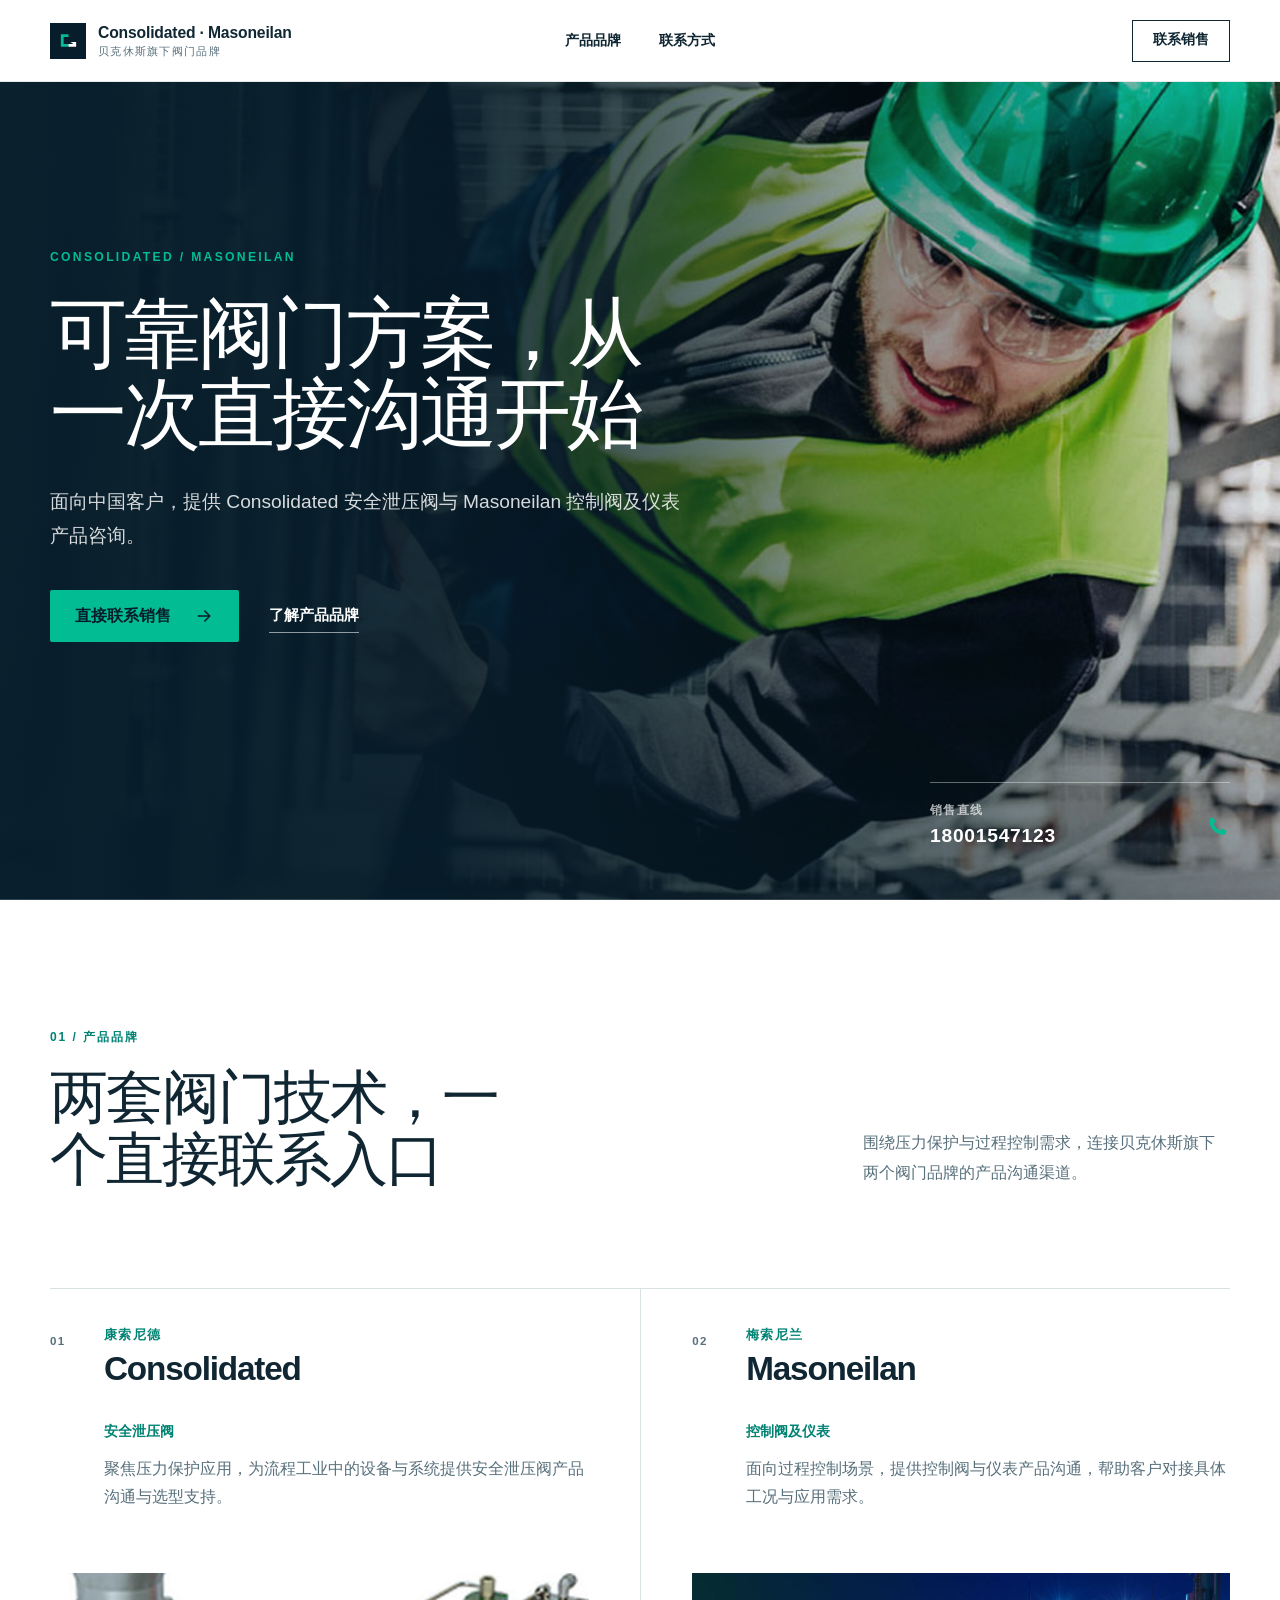
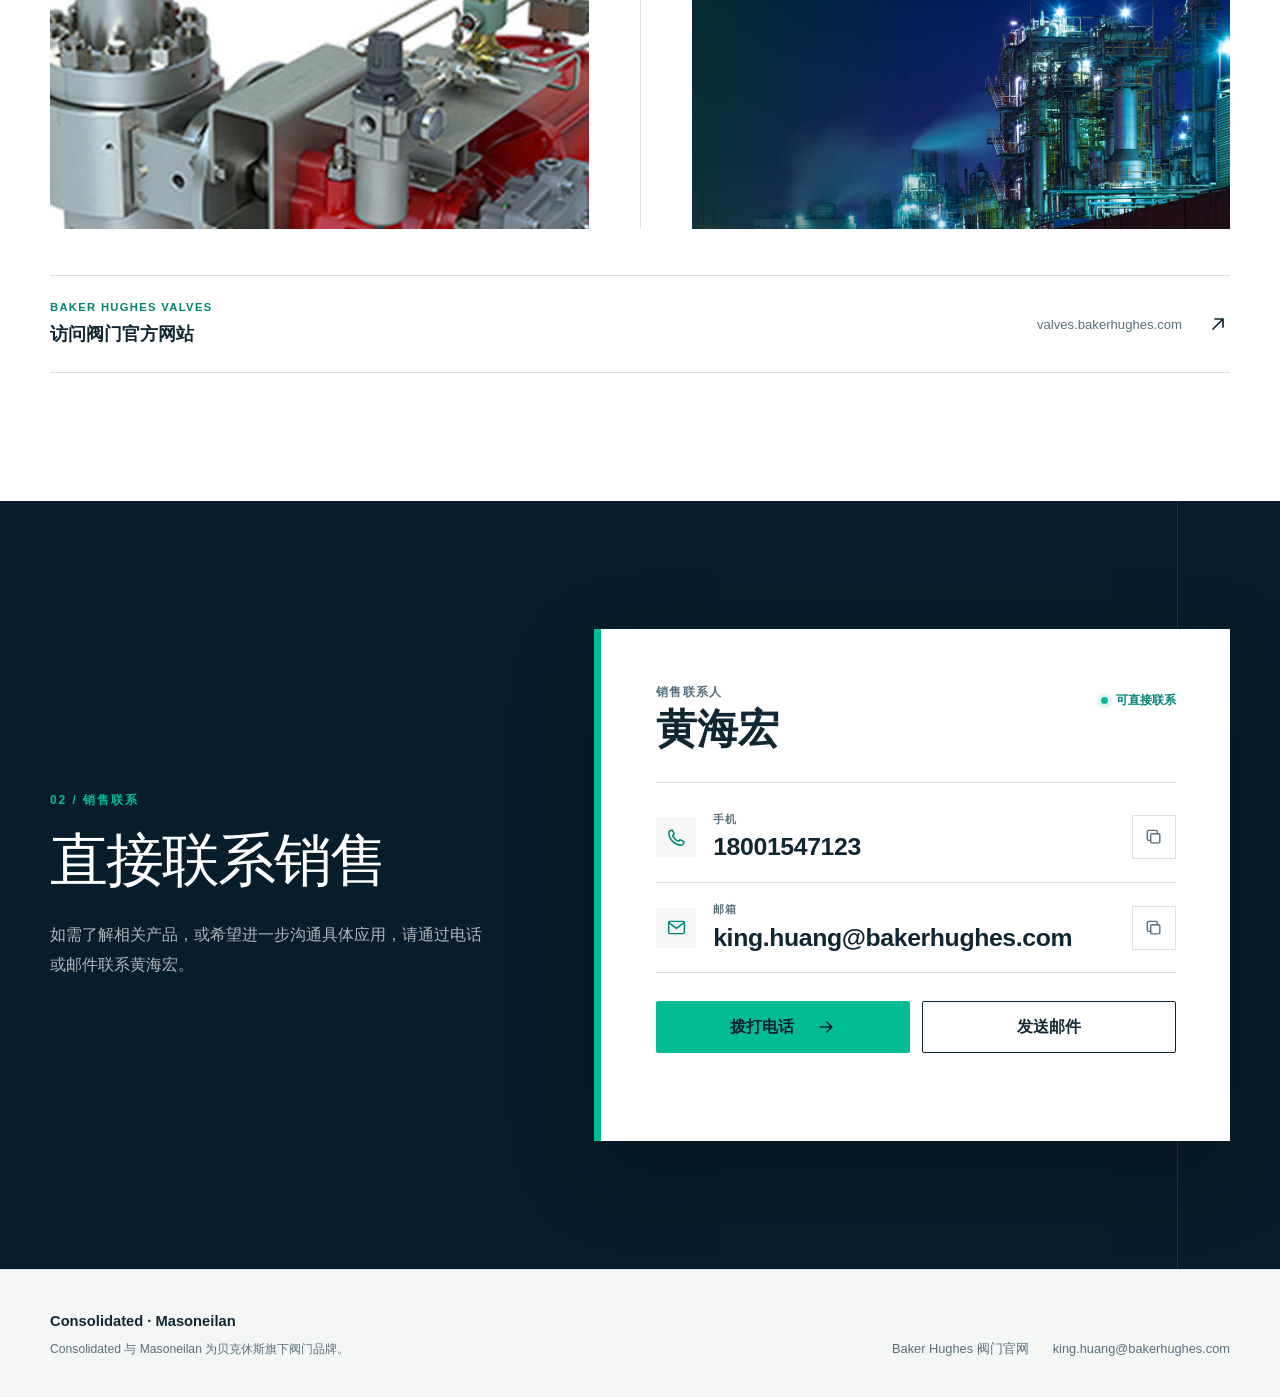
<file: index.html>
<!DOCTYPE html>
<html lang="zh-CN">
<head>
    <meta charset="utf-8" />
    <meta name="viewport" content="width=device-width, initial-scale=1.0" />
    <meta name="description" content="&#x67E5;&#x627E;&#x5EB7;&#x7D22;&#x5C3C;&#x5FB7;&#xFF08;Consolidated&#xFF09;&#x5B89;&#x5168;&#x6CC4;&#x538B;&#x9600;&#x4E0E;&#x6885;&#x7D22;&#x5C3C;&#x5170;&#xFF08;Masoneilan&#xFF09;&#x63A7;&#x5236;&#x9600;&#x9500;&#x552E;&#x8054;&#x7CFB;&#x65B9;&#x5F0F;&#x3002;&#x8054;&#x7CFB;&#x4EBA;&#x9EC4;&#x6D77;&#x5B8F;&#xFF0C;&#x7535;&#x8BDD; 18001547123&#xFF0C;&#x90AE;&#x7BB1; king.huang@bakerhughes.com&#x3002;" />
    <meta name="theme-color" content="#071d2b" />
    <title>&#x5EB7;&#x7D22;&#x5C3C;&#x5FB7;&#x4E0E;&#x6885;&#x7D22;&#x5C3C;&#x5170;&#x9500;&#x552E;&#x8054;&#x7CFB;&#x65B9;&#x5F0F; | &#x9EC4;&#x6D77;&#x5B8F; | Baker Hughes</title>
    <link rel="icon" href="./images/favicon.svg" type="image/svg+xml" />
    <link rel="stylesheet" href="./css/site.css" />
    
    

<link rel="canonical" href="https://huang198487-arch.github.io/" />
<meta property="og:type" content="website" />
<meta property="og:locale" content="zh_CN" />
<meta property="og:title" content="&#x5EB7;&#x7D22;&#x5C3C;&#x5FB7;&#x4E0E;&#x6885;&#x7D22;&#x5C3C;&#x5170;&#x9500;&#x552E;&#x8054;&#x7CFB;&#x65B9;&#x5F0F; | &#x9EC4;&#x6D77;&#x5B8F; | Baker Hughes" />
<meta property="og:description" content="&#x67E5;&#x627E;&#x5EB7;&#x7D22;&#x5C3C;&#x5FB7;&#xFF08;Consolidated&#xFF09;&#x5B89;&#x5168;&#x6CC4;&#x538B;&#x9600;&#x4E0E;&#x6885;&#x7D22;&#x5C3C;&#x5170;&#xFF08;Masoneilan&#xFF09;&#x63A7;&#x5236;&#x9600;&#x9500;&#x552E;&#x8054;&#x7CFB;&#x65B9;&#x5F0F;&#x3002;&#x8054;&#x7CFB;&#x4EBA;&#x9EC4;&#x6D77;&#x5B8F;&#xFF0C;&#x7535;&#x8BDD; 18001547123&#xFF0C;&#x90AE;&#x7BB1; king.huang@bakerhughes.com&#x3002;" />
<meta property="og:url" content="https://huang198487-arch.github.io/" />
<meta property="og:image" content="https://huang198487-arch.github.io/images/consolidated-valve-scene.jpg" />
<meta name="twitter:card" content="summary_large_image" />
<meta name="twitter:title" content="&#x5EB7;&#x7D22;&#x5C3C;&#x5FB7;&#x4E0E;&#x6885;&#x7D22;&#x5C3C;&#x5170;&#x9500;&#x552E;&#x8054;&#x7CFB;&#x65B9;&#x5F0F; | &#x9EC4;&#x6D77;&#x5B8F; | Baker Hughes" />
<meta name="twitter:description" content="&#x67E5;&#x627E;&#x5EB7;&#x7D22;&#x5C3C;&#x5FB7;&#xFF08;Consolidated&#xFF09;&#x5B89;&#x5168;&#x6CC4;&#x538B;&#x9600;&#x4E0E;&#x6885;&#x7D22;&#x5C3C;&#x5170;&#xFF08;Masoneilan&#xFF09;&#x63A7;&#x5236;&#x9600;&#x9500;&#x552E;&#x8054;&#x7CFB;&#x65B9;&#x5F0F;&#x3002;&#x8054;&#x7CFB;&#x4EBA;&#x9EC4;&#x6D77;&#x5B8F;&#xFF0C;&#x7535;&#x8BDD; 18001547123&#xFF0C;&#x90AE;&#x7BB1; king.huang@bakerhughes.com&#x3002;" />
<script type="application/ld&#x2B;json" nonce="khYrC32hF4hi0ZwhIi7h8Q==">{"@context":"https://schema.org","@type":"ContactPage","name":"\u5EB7\u7D22\u5C3C\u5FB7\u4E0E\u6885\u7D22\u5C3C\u5170\u9500\u552E\u8054\u7CFB\u65B9\u5F0F | \u9EC4\u6D77\u5B8F | Baker Hughes","description":"\u67E5\u627E\u5EB7\u7D22\u5C3C\u5FB7\uFF08Consolidated\uFF09\u5B89\u5168\u6CC4\u538B\u9600\u4E0E\u6885\u7D22\u5C3C\u5170\uFF08Masoneilan\uFF09\u63A7\u5236\u9600\u9500\u552E\u8054\u7CFB\u65B9\u5F0F\u3002\u8054\u7CFB\u4EBA\u9EC4\u6D77\u5B8F\uFF0C\u7535\u8BDD 18001547123\uFF0C\u90AE\u7BB1 king.huang@bakerhughes.com\u3002","url":"https://huang198487-arch.github.io/","inLanguage":"zh-CN","mainEntity":{"@type":"Person","name":"\u9EC4\u6D77\u5B8F","telephone":"\u002B8618001547123","email":"king.huang@bakerhughes.com","worksFor":{"@type":"Organization","name":"Baker Hughes"},"contactPoint":{"@type":"ContactPoint","telephone":"\u002B8618001547123","email":"king.huang@bakerhughes.com","contactType":"sales","availableLanguage":"zh-CN"}}}</script>


</head>
<body>
    <a b-6yf01hflne class="skip-link" href="#main-content">跳到主要内容</a>

    <header b-6yf01hflne class="site-header">
        <div b-6yf01hflne class="page-shell site-header__inner">
            <a class="brand-lockup" href="./">
                <span b-6yf01hflne class="brand-lockup__mark" aria-hidden="true">
                    <svg b-6yf01hflne viewBox="0 0 36 36">
                        <path b-6yf01hflne d="M7 9h11v4H11v10h7v4H7z" />
                        <path b-6yf01hflne d="M21 20h8v7H18v-4h7z" />
                    </svg>
                </span>
                <span b-6yf01hflne>
                    <strong b-6yf01hflne>Consolidated · Masoneilan</strong>
                    <small b-6yf01hflne>贝克休斯旗下阀门品牌</small>
                </span>
                <span b-6yf01hflne class="visually-hidden">销售联系首页</span>
            </a>

            <nav b-6yf01hflne class="main-nav" aria-label="主要导航">
                <a b-6yf01hflne href="#brands">产品品牌</a>
                <a b-6yf01hflne href="#contact">联系方式</a>
            </nav>

            <a b-6yf01hflne class="header-contact" href="#contact">联系销售</a>
        </div>
    </header>

    

<section class="hero" aria-labelledby="hero-title">
    <img class="hero__image" src="./images/consolidated-valve-scene.jpg" alt="工业阀门装置场景" width="1600" height="760" fetchpriority="high" />
    <div class="hero__shade" aria-hidden="true"></div>

    <div class="page-shell hero__inner">
        <div class="hero__copy">
            <p class="hero__brand-line">CONSOLIDATED  /  MASONEILAN</p>
            <h1 id="hero-title">&#x53EF;&#x9760;&#x9600;&#x95E8;&#x65B9;&#x6848;&#xFF0C;&#x4ECE;&#x4E00;&#x6B21;&#x76F4;&#x63A5;&#x6C9F;&#x901A;&#x5F00;&#x59CB;</h1>
            <p class="hero__summary">&#x9762;&#x5411;&#x4E2D;&#x56FD;&#x5BA2;&#x6237;&#xFF0C;&#x63D0;&#x4F9B; Consolidated &#x5B89;&#x5168;&#x6CC4;&#x538B;&#x9600;&#x4E0E; Masoneilan &#x63A7;&#x5236;&#x9600;&#x53CA;&#x4EEA;&#x8868;&#x4EA7;&#x54C1;&#x54A8;&#x8BE2;&#x3002;</p>
            <div class="hero__actions">
                <a class="button button--primary" href="#contact">
                    直接联系销售
                    <span class="button__icon" aria-hidden="true">
                        <svg viewBox="0 0 24 24">
                            <path d="M5 12h14M13 6l6 6-6 6" />
                        </svg>
                    </span>
                </a>
                <a class="text-link text-link--light" href="#brands">了解产品品牌</a>
            </div>
        </div>

        <a class="hero__phone" href="tel:&#x2B;8618001547123">
            <span>销售直线</span>
            <strong>18001547123</strong>
            <svg viewBox="0 0 24 24" aria-hidden="true">
                <path d="M7.2 3.5 9.5 8l-2 1.7c1.2 2.8 3.9 5.5 6.8 6.8l1.7-2 4.5 2.3-.8 2.5c-.3.9-1.1 1.5-2 1.5C10 20.8 3.2 14 3.2 6.3c0-.9.6-1.7 1.5-2z" />
            </svg>
        </a>
    </div>
</section>

<main id="main-content">
    
<section class="brands" id="brands" aria-labelledby="brands-title">
    <div class="page-shell">
        <div class="section-intro">
            <div>
                <p class="section-label">01 / &#x4EA7;&#x54C1;&#x54C1;&#x724C;</p>
                <h2 id="brands-title">&#x4E24;&#x5957;&#x9600;&#x95E8;&#x6280;&#x672F;&#xFF0C;&#x4E00;&#x4E2A;&#x76F4;&#x63A5;&#x8054;&#x7CFB;&#x5165;&#x53E3;</h2>
            </div>
            <p class="section-intro__summary">&#x56F4;&#x7ED5;&#x538B;&#x529B;&#x4FDD;&#x62A4;&#x4E0E;&#x8FC7;&#x7A0B;&#x63A7;&#x5236;&#x9700;&#x6C42;&#xFF0C;&#x8FDE;&#x63A5;&#x8D1D;&#x514B;&#x4F11;&#x65AF;&#x65D7;&#x4E0B;&#x4E24;&#x4E2A;&#x9600;&#x95E8;&#x54C1;&#x724C;&#x7684;&#x4EA7;&#x54C1;&#x6C9F;&#x901A;&#x6E20;&#x9053;&#x3002;</p>
        </div>

        <div class="brand-list">
                <article class="brand-item">
                    <div class="brand-item__heading">
                        <span class="brand-item__number">01</span>
                        <div>
                            <p class="brand-item__chinese">&#x5EB7;&#x7D22;&#x5C3C;&#x5FB7;</p>
                            <h3>Consolidated</h3>
                        </div>
                    </div>
                    <p class="brand-item__product">&#x5B89;&#x5168;&#x6CC4;&#x538B;&#x9600;</p>
                    <p class="brand-item__description">&#x805A;&#x7126;&#x538B;&#x529B;&#x4FDD;&#x62A4;&#x5E94;&#x7528;&#xFF0C;&#x4E3A;&#x6D41;&#x7A0B;&#x5DE5;&#x4E1A;&#x4E2D;&#x7684;&#x8BBE;&#x5907;&#x4E0E;&#x7CFB;&#x7EDF;&#x63D0;&#x4F9B;&#x5B89;&#x5168;&#x6CC4;&#x538B;&#x9600;&#x4EA7;&#x54C1;&#x6C9F;&#x901A;&#x4E0E;&#x9009;&#x578B;&#x652F;&#x6301;&#x3002;</p>
                    <figure class="brand-item__media">
                        <img src="./images/consolidated-valve-product.jpg"
                             alt="Consolidated &#x5B89;&#x5168;&#x6CC4;&#x538B;&#x9600;&#x4EA7;&#x54C1;&#x7167;&#x7247;"
                             width="500"
                             height="480"
                             loading="lazy" />
                    </figure>
                </article>
                <article class="brand-item">
                    <div class="brand-item__heading">
                        <span class="brand-item__number">02</span>
                        <div>
                            <p class="brand-item__chinese">&#x6885;&#x7D22;&#x5C3C;&#x5170;</p>
                            <h3>Masoneilan</h3>
                        </div>
                    </div>
                    <p class="brand-item__product">&#x63A7;&#x5236;&#x9600;&#x53CA;&#x4EEA;&#x8868;</p>
                    <p class="brand-item__description">&#x9762;&#x5411;&#x8FC7;&#x7A0B;&#x63A7;&#x5236;&#x573A;&#x666F;&#xFF0C;&#x63D0;&#x4F9B;&#x63A7;&#x5236;&#x9600;&#x4E0E;&#x4EEA;&#x8868;&#x4EA7;&#x54C1;&#x6C9F;&#x901A;&#xFF0C;&#x5E2E;&#x52A9;&#x5BA2;&#x6237;&#x5BF9;&#x63A5;&#x5177;&#x4F53;&#x5DE5;&#x51B5;&#x4E0E;&#x5E94;&#x7528;&#x9700;&#x6C42;&#x3002;</p>
                    <figure class="brand-item__media">
                        <img src="./images/masoneilan-banner.jpg"
                             alt="Masoneilan &#x63A7;&#x5236;&#x9600;&#x4EA7;&#x54C1;&#x7167;&#x7247;"
                             width="1320"
                             height="627"
                             loading="lazy" />
                    </figure>
                </article>
        </div>

        <a class="official-site-link"
           href="https://valves.bakerhughes.com/"
           target="_blank"
           rel="noopener noreferrer"
           aria-label="访问 Baker Hughes 阀门官方网站，新窗口打开">
            <span>
                <small>Baker Hughes Valves</small>
                <strong>访问阀门官方网站</strong>
            </span>
            <span class="official-site-link__url">valves.bakerhughes.com</span>
            <svg viewBox="0 0 24 24" aria-hidden="true">
                <path d="M7 17 17 7M9 7h8v8" />
            </svg>
        </a>
    </div>
</section>

    
<section class="contact" id="contact" aria-labelledby="contact-title">
    <div class="page-shell contact__layout">
        <div class="contact__intro">
            <p class="section-label section-label--light">02 / &#x9500;&#x552E;&#x8054;&#x7CFB;</p>
            <h2 id="contact-title">&#x76F4;&#x63A5;&#x8054;&#x7CFB;&#x9500;&#x552E;</h2>
            <p>&#x5982;&#x9700;&#x4E86;&#x89E3;&#x76F8;&#x5173;&#x4EA7;&#x54C1;&#xFF0C;&#x6216;&#x5E0C;&#x671B;&#x8FDB;&#x4E00;&#x6B65;&#x6C9F;&#x901A;&#x5177;&#x4F53;&#x5E94;&#x7528;&#xFF0C;&#x8BF7;&#x901A;&#x8FC7;&#x7535;&#x8BDD;&#x6216;&#x90AE;&#x4EF6;&#x8054;&#x7CFB;&#x9EC4;&#x6D77;&#x5B8F;&#x3002;</p>
        </div>

        <div class="contact-sheet">
            <div class="contact-sheet__rail" aria-hidden="true"></div>
            <div class="contact-sheet__content">
                <div class="contact-person">
                    <div>
                        <p class="contact-person__role">&#x9500;&#x552E;&#x8054;&#x7CFB;&#x4EBA;</p>
                        <p class="contact-person__name">&#x9EC4;&#x6D77;&#x5B8F;</p>
                    </div>
                    <span class="contact-person__status">可直接联系</span>
                </div>

                <div class="contact-methods">
                    <div class="contact-method">
                        <span class="contact-method__icon" aria-hidden="true">
                            <svg viewBox="0 0 24 24">
                                <path d="M7.2 3.5 9.5 8l-2 1.7c1.2 2.8 3.9 5.5 6.8 6.8l1.7-2 4.5 2.3-.8 2.5c-.3.9-1.1 1.5-2 1.5C10 20.8 3.2 14 3.2 6.3c0-.9.6-1.7 1.5-2z" />
                            </svg>
                        </span>
                        <div class="contact-method__body">
                            <span>手机</span>
                            <a href="tel:&#x2B;8618001547123" data-contact-text>18001547123</a>
                        </div>
                        <button class="copy-button" type="button" data-copy-value="18001547123" aria-label="复制电话号码" title="复制电话号码">
                            <svg class="copy-button__copy" viewBox="0 0 24 24" aria-hidden="true">
                                <rect x="8" y="8" width="11" height="11" rx="1.5" />
                                <path d="M16 8V5.5A1.5 1.5 0 0 0 14.5 4h-9A1.5 1.5 0 0 0 4 5.5v9A1.5 1.5 0 0 0 5.5 16H8" />
                            </svg>
                            <svg class="copy-button__check" viewBox="0 0 24 24" aria-hidden="true">
                                <path d="m5 12 4.3 4.3L19 6.5" />
                            </svg>
                        </button>
                    </div>

                    <div class="contact-method">
                        <span class="contact-method__icon" aria-hidden="true">
                            <svg viewBox="0 0 24 24">
                                <rect x="3" y="5" width="18" height="14" rx="1.5" />
                                <path d="m4 7 8 6 8-6" />
                            </svg>
                        </span>
                        <div class="contact-method__body">
                            <span>邮箱</span>
                            <a href="mailto:king.huang@bakerhughes.com" data-contact-text>king.huang@bakerhughes.com</a>
                        </div>
                        <button class="copy-button" type="button" data-copy-value="king.huang@bakerhughes.com" aria-label="复制邮箱地址" title="复制邮箱地址">
                            <svg class="copy-button__copy" viewBox="0 0 24 24" aria-hidden="true">
                                <rect x="8" y="8" width="11" height="11" rx="1.5" />
                                <path d="M16 8V5.5A1.5 1.5 0 0 0 14.5 4h-9A1.5 1.5 0 0 0 4 5.5v9A1.5 1.5 0 0 0 5.5 16H8" />
                            </svg>
                            <svg class="copy-button__check" viewBox="0 0 24 24" aria-hidden="true">
                                <path d="m5 12 4.3 4.3L19 6.5" />
                            </svg>
                        </button>
                    </div>
                </div>

                <div class="contact-actions">
                    <a class="button button--primary" href="tel:&#x2B;8618001547123">
                        拨打电话
                        <span class="button__icon" aria-hidden="true">
                            <svg viewBox="0 0 24 24">
                                <path d="M5 12h14M13 6l6 6-6 6" />
                            </svg>
                        </span>
                    </a>
                    <a class="button button--outline" href="mailto:king.huang@bakerhughes.com">发送邮件</a>
                </div>

                <p class="copy-status" role="status" aria-live="polite"></p>
            </div>
        </div>
    </div>
</section>

</main>


    <footer b-6yf01hflne class="site-footer">
        <div b-6yf01hflne class="page-shell site-footer__inner">
            <div b-6yf01hflne class="site-footer__brand">
                <strong b-6yf01hflne>Consolidated · Masoneilan</strong>
                <p b-6yf01hflne>Consolidated &#x4E0E; Masoneilan &#x4E3A;&#x8D1D;&#x514B;&#x4F11;&#x65AF;&#x65D7;&#x4E0B;&#x9600;&#x95E8;&#x54C1;&#x724C;&#x3002;</p>
            </div>
            <div b-6yf01hflne class="site-footer__links">
                    <a b-6yf01hflne href="https://valves.bakerhughes.com/" target="_blank" rel="noopener noreferrer">
                        Baker Hughes 阀门官网
                    </a>
                <a b-6yf01hflne href="mailto:king.huang@bakerhughes.com">king.huang@bakerhughes.com</a>
            </div>
        </div>
    </footer>

    <script src="./js/site.js"></script>
</body>
</html>
</file>
<file: css/site.css>
:root {
  --navy: #071d2b;
  --ink: #102733;
  --teal: #02bc94;
  --teal-deep: #018374;
  --white: #ffffff;
  --paper: #f5f7f6;
  --muted: #58707c;
  --line: #d9e1e3;
  --display: Georgia, "Noto Serif SC", "Songti SC", "STSong", serif;
  --sans: "Segoe UI", "Microsoft YaHei", "Noto Sans SC", sans-serif;
  --container: 1180px;
  --header-height: 82px;
  --space-section: clamp(76px, 10vw, 136px);
  --ease-out: cubic-bezier(0.22, 1, 0.36, 1);
}

*,
*::before,
*::after {
  box-sizing: border-box;
}

html {
  min-width: 320px;
  scroll-behavior: smooth;
  -webkit-text-size-adjust: 100%;
}

body {
  min-width: 320px;
  margin: 0;
  overflow-x: hidden;
  background: var(--white);
  color: var(--ink);
  font-family: var(--sans);
  font-size: 16px;
  line-height: 1.6;
  text-rendering: optimizeLegibility;
  -webkit-font-smoothing: antialiased;
}

body,
button,
a {
  font-variant-numeric: tabular-nums;
}

img {
  display: block;
  max-width: 100%;
}

a {
  color: inherit;
  text-decoration: none;
}

button,
input {
  font: inherit;
}

button {
  color: inherit;
}

svg {
  display: block;
}

::selection {
  background: var(--teal);
  color: var(--navy);
}

.page-shell {
  width: min(calc(100% - 64px), var(--container));
  margin-inline: auto;
}

.visually-hidden {
  position: absolute !important;
  width: 1px !important;
  height: 1px !important;
  padding: 0 !important;
  overflow: hidden !important;
  clip: rect(0, 0, 0, 0) !important;
  white-space: nowrap !important;
  border: 0 !important;
}

.skip-link {
  position: fixed;
  top: 12px;
  left: 12px;
  z-index: 1000;
  padding: 10px 16px;
  transform: translateY(-160%);
  background: var(--white);
  color: var(--ink);
  font-weight: 700;
  transition: transform 180ms ease;
}

.skip-link:focus {
  transform: translateY(0);
}

:focus-visible {
  outline: 3px solid #f0b37e;
  outline-offset: 4px;
}

.site-header {
  position: relative;
  z-index: 20;
  height: var(--header-height);
  background: var(--white);
  border-bottom: 1px solid rgba(16, 39, 51, 0.1);
}

.site-header__inner {
  display: grid;
  grid-template-columns: minmax(220px, 1fr) auto minmax(150px, 1fr);
  align-items: center;
  height: 100%;
  gap: 32px;
}

.brand-lockup {
  display: inline-flex;
  align-items: center;
  gap: 12px;
  justify-self: start;
  min-width: 0;
}

.brand-lockup__mark {
  display: grid;
  flex: 0 0 36px;
  width: 36px;
  height: 36px;
  place-items: center;
  background: var(--navy);
}

.brand-lockup__mark svg {
  width: 25px;
  height: 25px;
  fill: var(--teal);
}

.brand-lockup__mark path:last-child {
  fill: var(--white);
}

.brand-lockup strong,
.brand-lockup small {
  display: block;
  white-space: nowrap;
}

.brand-lockup strong {
  color: var(--ink);
  font-size: 0.98rem;
  font-weight: 650;
  line-height: 1.25;
  letter-spacing: -0.01em;
}

.brand-lockup small {
  margin-top: 3px;
  color: var(--muted);
  font-size: 0.67rem;
  line-height: 1.25;
  letter-spacing: 0.12em;
}

.main-nav {
  display: flex;
  align-items: center;
  justify-content: center;
  gap: clamp(22px, 3vw, 42px);
}

.main-nav a {
  position: relative;
  padding-block: 10px;
  color: var(--ink);
  font-size: 0.9rem;
  font-weight: 600;
}

.main-nav a::after {
  position: absolute;
  right: 0;
  bottom: 2px;
  left: 0;
  height: 2px;
  transform: scaleX(0);
  transform-origin: right;
  background: var(--teal);
  content: "";
  transition: transform 220ms var(--ease-out);
}

.main-nav a:hover::after,
.main-nav a:focus-visible::after {
  transform: scaleX(1);
  transform-origin: left;
}

.header-contact {
  display: inline-flex;
  align-items: center;
  justify-content: center;
  justify-self: end;
  min-height: 42px;
  padding: 0 20px;
  border: 1px solid var(--ink);
  font-size: 0.86rem;
  font-weight: 650;
  transition:
    border-color 180ms ease,
    background-color 180ms ease,
    color 180ms ease;
}

.header-contact:hover,
.header-contact:focus-visible {
  border-color: var(--teal);
  background: var(--teal);
  color: var(--navy);
}

.hero {
  position: relative;
  min-height: max(660px, calc(100svh - var(--header-height)));
  overflow: hidden;
  isolation: isolate;
  background: var(--navy);
  color: var(--white);
}

.hero__image,
.hero__shade {
  position: absolute;
  inset: 0;
  width: 100%;
  height: 100%;
}

.hero__image {
  z-index: -3;
  object-fit: cover;
  object-position: center 44%;
  filter: saturate(0.92) contrast(1.04);
}

.hero__shade {
  z-index: -2;
  background:
    linear-gradient(90deg, rgba(7, 29, 43, 0.97) 0%, rgba(7, 29, 43, 0.89) 34%, rgba(7, 29, 43, 0.38) 67%, rgba(7, 29, 43, 0.12) 100%),
    linear-gradient(0deg, rgba(7, 29, 43, 0.42) 0%, transparent 42%);
}

.hero::after {
  position: absolute;
  right: 0;
  bottom: 0;
  left: 0;
  height: 1px;
  background: rgba(255, 255, 255, 0.16);
  content: "";
}

.hero__inner {
  position: relative;
  display: flex;
  align-items: center;
  min-height: max(660px, calc(100svh - var(--header-height)));
}

.hero__copy {
  width: min(770px, 74%);
  padding: clamp(80px, 10vh, 120px) 0 182px;
  animation: hero-rise 720ms var(--ease-out) both;
}

.hero__brand-line {
  margin: 0 0 28px;
  color: var(--teal);
  font-size: 0.76rem;
  font-weight: 700;
  letter-spacing: 0.19em;
}

.hero h1 {
  max-width: 760px;
  margin: 0;
  color: var(--white);
  font-family: var(--display);
  font-size: clamp(3.2rem, 6vw, 6.25rem);
  font-weight: 500;
  line-height: 1.04;
  letter-spacing: -0.04em;
  text-wrap: balance;
}

.hero__summary {
  max-width: 640px;
  margin: 30px 0 0;
  color: rgba(255, 255, 255, 0.84);
  font-size: clamp(1.08rem, 1.5vw, 1.3rem);
  line-height: 1.75;
}

.hero__actions {
  display: flex;
  align-items: center;
  gap: 30px;
  margin-top: 38px;
}

.button {
  display: inline-flex;
  align-items: center;
  justify-content: center;
  min-height: 52px;
  padding: 0 24px;
  border: 1px solid transparent;
  border-radius: 2px;
  font-size: 0.98rem;
  font-weight: 700;
  line-height: 1;
  transition:
    transform 180ms var(--ease-out),
    border-color 180ms ease,
    background-color 180ms ease,
    color 180ms ease;
}

.button:hover {
  transform: translateY(-2px);
}

.button--primary {
  gap: 22px;
  background: var(--teal);
  color: var(--navy);
}

.button--primary:hover,
.button--primary:focus-visible {
  background: #19caa3;
}

.button--outline {
  border-color: rgba(16, 39, 51, 0.45);
  background: transparent;
  color: var(--ink);
}

.button--outline:hover,
.button--outline:focus-visible {
  border-color: var(--ink);
  background: var(--ink);
  color: var(--white);
}

.button__icon {
  display: grid;
  width: 21px;
  height: 21px;
  place-items: center;
}

.button__icon svg {
  width: 20px;
  fill: none;
  stroke: currentColor;
  stroke-linecap: round;
  stroke-linejoin: round;
  stroke-width: 1.8;
}

.text-link {
  position: relative;
  padding: 12px 0;
  font-size: 0.92rem;
  font-weight: 650;
}

.text-link::after {
  position: absolute;
  right: 0;
  bottom: 7px;
  left: 0;
  height: 1px;
  background: currentColor;
  content: "";
  opacity: 0.55;
  transition: opacity 180ms ease;
}

.text-link:hover::after {
  opacity: 1;
}

.text-link--light {
  color: var(--white);
}

.hero__phone {
  position: absolute;
  right: 0;
  bottom: 48px;
  display: grid;
  grid-template-columns: 1fr auto;
  gap: 2px 28px;
  min-width: 300px;
  padding: 18px 0 0;
  border-top: 1px solid rgba(255, 255, 255, 0.38);
  color: var(--white);
  animation: hero-rise 720ms 120ms var(--ease-out) both;
}

.hero__phone span {
  color: rgba(255, 255, 255, 0.68);
  font-size: 0.72rem;
  font-weight: 650;
  letter-spacing: 0.12em;
}

.hero__phone strong {
  grid-column: 1;
  font-size: 1.2rem;
  font-weight: 650;
  letter-spacing: 0.04em;
}

.hero__phone svg {
  grid-column: 2;
  grid-row: 1 / span 2;
  align-self: center;
  width: 24px;
  fill: var(--teal);
}

.hero__phone:hover strong {
  color: var(--teal);
}

.brands {
  padding-block: var(--space-section);
  background: var(--white);
}

.section-intro {
  display: grid;
  grid-template-columns: minmax(0, 1.2fr) minmax(300px, 0.62fr);
  align-items: end;
  gap: clamp(50px, 8vw, 112px);
  margin-bottom: clamp(56px, 8vw, 96px);
}

.section-label {
  margin: 0 0 20px;
  color: var(--teal-deep);
  font-size: 0.75rem;
  font-weight: 700;
  letter-spacing: 0.16em;
}

.section-label--light {
  color: var(--teal);
}

.section-intro h2,
.contact h2,
.error-page h1 {
  margin: 0;
  font-family: var(--display);
  font-size: clamp(2.5rem, 4.5vw, 4.5rem);
  font-weight: 500;
  line-height: 1.08;
  letter-spacing: -0.035em;
  text-wrap: balance;
}

.section-intro h2 {
  max-width: 760px;
}

.section-intro__summary {
  margin: 0 0 4px;
  color: var(--muted);
  font-size: 1.03rem;
  line-height: 1.8;
}

.brand-list {
  display: grid;
  grid-template-columns: repeat(2, minmax(0, 1fr));
  border-top: 1px solid var(--line);
}

.brand-item {
  min-width: 0;
  padding: 36px clamp(28px, 4vw, 58px) 0 0;
}

.brand-item + .brand-item {
  padding-right: 0;
  padding-left: clamp(28px, 4vw, 58px);
  border-left: 1px solid var(--line);
}

.brand-item__heading {
  display: flex;
  align-items: flex-start;
  gap: 24px;
}

.brand-item__number {
  min-width: 30px;
  padding-top: 7px;
  color: var(--muted);
  font-size: 0.72rem;
  font-weight: 700;
  letter-spacing: 0.12em;
}

.brand-item__chinese {
  margin: 0 0 6px;
  color: var(--teal-deep);
  font-size: 0.79rem;
  font-weight: 700;
  letter-spacing: 0.1em;
}

.brand-item h3 {
  margin: 0;
  font-size: clamp(1.7rem, 2.6vw, 2.45rem);
  font-weight: 550;
  line-height: 1.1;
  letter-spacing: -0.035em;
}

.brand-item__product {
  margin: 33px 0 12px 54px;
  color: var(--teal-deep);
  font-size: 0.88rem;
  font-weight: 700;
}

.brand-item__description {
  min-height: 82px;
  margin: 0 0 36px 54px;
  color: var(--muted);
  font-size: 0.98rem;
  line-height: 1.8;
}

.brand-item__media {
  margin: 0;
  overflow: hidden;
  background: var(--paper);
  aspect-ratio: 21 / 10;
}

.brand-item__media img {
  width: 100%;
  height: 100%;
  object-fit: cover;
  transition: transform 700ms var(--ease-out);
}

.brand-item:hover .brand-item__media img {
  transform: scale(1.025);
}

.official-site-link {
  display: grid;
  grid-template-columns: minmax(0, 1fr) auto 24px;
  align-items: center;
  gap: 24px;
  margin-top: 46px;
  padding: 23px 0;
  border-top: 1px solid var(--line);
  border-bottom: 1px solid var(--line);
  color: var(--ink);
  transition:
    border-color 180ms ease,
    color 180ms ease;
}

.official-site-link small,
.official-site-link strong {
  display: block;
}

.official-site-link small {
  margin-bottom: 3px;
  color: var(--teal-deep);
  font-size: 0.7rem;
  font-weight: 700;
  letter-spacing: 0.12em;
  text-transform: uppercase;
}

.official-site-link strong {
  font-size: 1.12rem;
  font-weight: 650;
}

.official-site-link__url {
  color: var(--muted);
  font-size: 0.82rem;
}

.official-site-link svg {
  width: 24px;
  fill: none;
  stroke: currentColor;
  stroke-linecap: round;
  stroke-linejoin: round;
  stroke-width: 1.7;
  transition: transform 180ms var(--ease-out);
}

.official-site-link:hover,
.official-site-link:focus-visible {
  border-color: var(--teal);
  color: var(--teal-deep);
}

.official-site-link:hover svg {
  transform: translate(2px, -2px);
}

.contact {
  position: relative;
  overflow: hidden;
  padding-block: var(--space-section);
  background: var(--navy);
  color: var(--white);
}

.contact::before {
  position: absolute;
  top: 0;
  right: clamp(30px, 8vw, 130px);
  width: 1px;
  height: 100%;
  background: rgba(255, 255, 255, 0.1);
  content: "";
}

.contact__layout {
  position: relative;
  display: grid;
  grid-template-columns: minmax(280px, 0.82fr) minmax(440px, 1.18fr);
  align-items: center;
  gap: clamp(64px, 8vw, 118px);
}

.contact__intro h2 {
  max-width: 490px;
  color: var(--white);
}

.contact__intro > p:last-child {
  max-width: 500px;
  margin: 28px 0 0;
  color: rgba(255, 255, 255, 0.68);
  font-size: 1.03rem;
  line-height: 1.8;
}

.contact-sheet {
  position: relative;
  background: var(--white);
  color: var(--ink);
  box-shadow: 0 28px 80px rgba(0, 0, 0, 0.22);
}

.contact-sheet__rail {
  position: absolute;
  inset: 0 auto 0 0;
  width: 7px;
  background: var(--teal);
}

.contact-sheet__content {
  padding: clamp(32px, 4.5vw, 54px);
  padding-left: clamp(38px, 5vw, 62px);
}

.contact-person {
  display: flex;
  align-items: flex-start;
  justify-content: space-between;
  gap: 28px;
  padding-bottom: 30px;
  border-bottom: 1px solid var(--line);
}

.contact-person__role {
  margin: 0 0 4px;
  color: var(--muted);
  font-size: 0.76rem;
  font-weight: 650;
  letter-spacing: 0.1em;
}

.contact-person__name {
  margin: 0;
  font-family: var(--display);
  font-size: clamp(2.2rem, 3.2vw, 3.3rem);
  font-weight: 600;
  line-height: 1.1;
}

.contact-person__status {
  display: inline-flex;
  align-items: center;
  gap: 8px;
  margin-top: 8px;
  color: var(--teal-deep);
  font-size: 0.76rem;
  font-weight: 700;
  white-space: nowrap;
}

.contact-person__status::before {
  width: 7px;
  height: 7px;
  border-radius: 50%;
  background: var(--teal);
  box-shadow: 0 0 0 4px rgba(2, 188, 148, 0.12);
  content: "";
}

.contact-methods {
  display: grid;
  gap: 0;
  margin-top: 10px;
}

.contact-method {
  display: grid;
  grid-template-columns: 42px minmax(0, 1fr) 44px;
  align-items: center;
  gap: 15px;
  min-width: 0;
  padding: 18px 0;
  border-bottom: 1px solid var(--line);
}

.contact-method__icon {
  display: grid;
  width: 40px;
  height: 40px;
  place-items: center;
  background: var(--paper);
  color: var(--teal-deep);
}

.contact-method__icon svg,
.copy-button svg {
  fill: none;
  stroke: currentColor;
  stroke-linecap: round;
  stroke-linejoin: round;
  stroke-width: 1.7;
}

.contact-method__icon svg {
  width: 21px;
  height: 21px;
}

.contact-method__body {
  min-width: 0;
}

.contact-method__body span {
  display: block;
  margin-bottom: 2px;
  color: var(--muted);
  font-size: 0.7rem;
  font-weight: 650;
  letter-spacing: 0.1em;
}

.contact-method__body a {
  display: inline-block;
  max-width: 100%;
  overflow-wrap: anywhere;
  font-size: clamp(1.15rem, 2vw, 1.55rem);
  font-weight: 600;
  line-height: 1.35;
  letter-spacing: -0.015em;
}

.contact-method__body a:hover {
  color: var(--teal-deep);
}

.copy-button {
  position: relative;
  display: grid;
  width: 44px;
  height: 44px;
  padding: 0;
  place-items: center;
  border: 1px solid var(--line);
  border-radius: 0;
  background: transparent;
  color: var(--muted);
  cursor: pointer;
  transition:
    border-color 180ms ease,
    background-color 180ms ease,
    color 180ms ease;
}

.copy-button:hover {
  border-color: var(--teal);
  background: rgba(2, 188, 148, 0.08);
  color: var(--teal-deep);
}

.copy-button svg {
  width: 20px;
  height: 20px;
}

.copy-button__check,
.copy-button.is-copied .copy-button__copy {
  display: none;
}

.copy-button.is-copied .copy-button__check {
  display: block;
}

.copy-button.is-copied {
  border-color: var(--teal);
  color: var(--teal-deep);
}

.contact-actions {
  display: flex;
  gap: 12px;
  margin-top: 28px;
}

.contact-actions .button {
  flex: 1;
}

.contact-actions .button--outline {
  border-color: var(--ink);
}

.copy-status {
  min-height: 1.5em;
  margin: 14px 0 0;
  color: var(--teal-deep);
  font-size: 0.82rem;
  font-weight: 650;
}

.site-footer {
  background: var(--paper);
  border-top: 1px solid var(--line);
}

.site-footer__inner {
  display: flex;
  align-items: flex-end;
  justify-content: space-between;
  gap: 40px;
  padding-block: 38px;
}

.site-footer__brand strong {
  color: var(--ink);
  font-size: 0.92rem;
}

.site-footer__brand p {
  margin: 6px 0 0;
  color: var(--muted);
  font-size: 0.76rem;
}

.site-footer__links {
  display: flex;
  align-items: center;
  gap: 24px;
}

.site-footer a {
  color: var(--muted);
  font-size: 0.8rem;
}

.site-footer a:hover {
  color: var(--teal-deep);
}

.error-page {
  min-height: calc(100svh - var(--header-height));
  padding-block: clamp(90px, 14vw, 180px);
  background:
    linear-gradient(135deg, rgba(2, 188, 148, 0.1) 0%, transparent 40%),
    var(--paper);
}

.error-page__inner {
  max-width: 850px;
}

.error-page__code {
  margin: 0 0 18px;
  color: var(--teal-deep);
  font-size: 0.8rem;
  font-weight: 700;
  letter-spacing: 0.2em;
}

.error-page h1 {
  max-width: 680px;
}

.error-page__summary {
  max-width: 590px;
  margin: 26px 0 38px;
  color: var(--muted);
  font-size: 1.1rem;
}

.error-page__actions {
  display: flex;
  gap: 14px;
}

@keyframes hero-rise {
  from {
    opacity: 0;
    transform: translateY(22px);
  }

  to {
    opacity: 1;
    transform: translateY(0);
  }
}

@media (max-width: 1024px) {
  .site-header__inner {
    grid-template-columns: minmax(190px, 1fr) auto minmax(110px, 1fr);
    gap: 22px;
  }

  .brand-lockup strong {
    font-size: 0.88rem;
  }

  .main-nav {
    gap: 24px;
  }

  .hero__copy {
    width: min(720px, 82%);
  }

  .hero h1 {
    font-size: clamp(3.1rem, 6.4vw, 5.4rem);
  }

  .section-intro {
    grid-template-columns: minmax(0, 1fr) minmax(260px, 0.6fr);
    gap: 54px;
  }

  .contact__layout {
    grid-template-columns: minmax(260px, 0.7fr) minmax(420px, 1.3fr);
    gap: 54px;
  }
}

@media (max-width: 760px) {
  :root {
    --header-height: 68px;
  }

  .page-shell {
    width: min(calc(100% - 40px), var(--container));
  }

  .site-header__inner {
    grid-template-columns: minmax(0, 1fr) auto auto;
    gap: 15px;
  }

  .brand-lockup {
    gap: 9px;
  }

  .brand-lockup__mark {
    flex-basis: 31px;
    width: 31px;
    height: 31px;
  }

  .brand-lockup__mark svg {
    width: 22px;
    height: 22px;
  }

  .brand-lockup strong {
    font-size: 0.76rem;
  }

  .brand-lockup small {
    display: none;
  }

  .main-nav {
    gap: 16px;
  }

  .main-nav a {
    font-size: 0.78rem;
  }

  .header-contact {
    min-height: 38px;
    padding-inline: 13px;
    font-size: 0.76rem;
  }

  .hero,
  .hero__inner {
    min-height: 700px;
  }

  .hero__image {
    object-position: 61% center;
  }

  .hero__shade {
    background:
      linear-gradient(90deg, rgba(7, 29, 43, 0.96) 0%, rgba(7, 29, 43, 0.8) 58%, rgba(7, 29, 43, 0.26) 100%),
      linear-gradient(0deg, rgba(7, 29, 43, 0.72) 0%, transparent 58%);
  }

  .hero__copy {
    width: 100%;
    padding: 82px 0 170px;
  }

  .hero h1 {
    max-width: 630px;
    font-size: clamp(3rem, 11vw, 4.6rem);
  }

  .hero__phone {
    right: auto;
    bottom: 34px;
    left: 0;
    min-width: 260px;
  }

  .section-intro {
    grid-template-columns: 1fr;
    gap: 28px;
    margin-bottom: 54px;
  }

  .brand-list {
    grid-template-columns: 1fr;
  }

  .brand-item,
  .brand-item + .brand-item {
    padding: 32px 0 52px;
    border-left: 0;
  }

  .brand-item + .brand-item {
    border-top: 1px solid var(--line);
  }

  .brand-item__description {
    min-height: 0;
  }

  .official-site-link {
    grid-template-columns: minmax(0, 1fr) 24px;
  }

  .official-site-link__url {
    display: none;
  }

  .contact__layout {
    grid-template-columns: 1fr;
    gap: 50px;
  }

  .contact::before {
    display: none;
  }

  .contact__intro > p:last-child {
    max-width: 630px;
  }

  .site-footer__inner {
    align-items: flex-start;
    flex-direction: column;
    gap: 18px;
  }

  .site-footer__links {
    align-items: flex-start;
    flex-direction: column;
    gap: 8px;
  }
}

@media (max-width: 520px) {
  .site-header__inner {
    grid-template-columns: 1fr auto;
  }

  .main-nav {
    display: none;
  }

  .brand-lockup strong {
    font-size: 0.73rem;
  }

  .hero,
  .hero__inner {
    min-height: 680px;
  }

  .hero__copy {
    padding-top: 68px;
  }

  .hero__brand-line {
    margin-bottom: 20px;
    font-size: 0.66rem;
    letter-spacing: 0.12em;
  }

  .hero h1 {
    font-size: clamp(2.65rem, 13vw, 3.6rem);
    line-height: 1.06;
  }

  .hero__summary {
    margin-top: 22px;
    font-size: 1rem;
    line-height: 1.7;
  }

  .hero__actions {
    align-items: stretch;
    flex-direction: column;
    gap: 11px;
    margin-top: 28px;
  }

  .hero__actions .button {
    width: 100%;
  }

  .hero__actions .text-link {
    align-self: flex-start;
  }

  .hero__phone {
    bottom: 25px;
  }

  .section-intro h2,
  .contact h2,
  .error-page h1 {
    font-size: clamp(2.2rem, 10.5vw, 3.2rem);
  }

  .brand-item__heading {
    gap: 15px;
  }

  .brand-item__product,
  .brand-item__description {
    margin-left: 45px;
  }

  .contact-sheet__content {
    padding: 30px 20px 32px 30px;
  }

  .contact-person {
    align-items: flex-start;
    flex-direction: column;
    gap: 10px;
  }

  .contact-person__status {
    margin-top: 0;
  }

  .contact-method {
    grid-template-columns: 38px minmax(0, 1fr) 42px;
    gap: 11px;
  }

  .contact-method__icon {
    width: 36px;
    height: 36px;
  }

  .contact-method__body a {
    font-size: 1rem;
  }

  .copy-button {
    width: 42px;
    height: 42px;
  }

  .contact-actions {
    flex-direction: column;
  }

  .error-page__actions {
    align-items: stretch;
    flex-direction: column;
  }
}

@media (prefers-reduced-motion: reduce) {
  html {
    scroll-behavior: auto;
  }

  *,
  *::before,
  *::after {
    animation-duration: 0.01ms !important;
    animation-iteration-count: 1 !important;
    scroll-behavior: auto !important;
    transition-duration: 0.01ms !important;
  }
}
</file>
